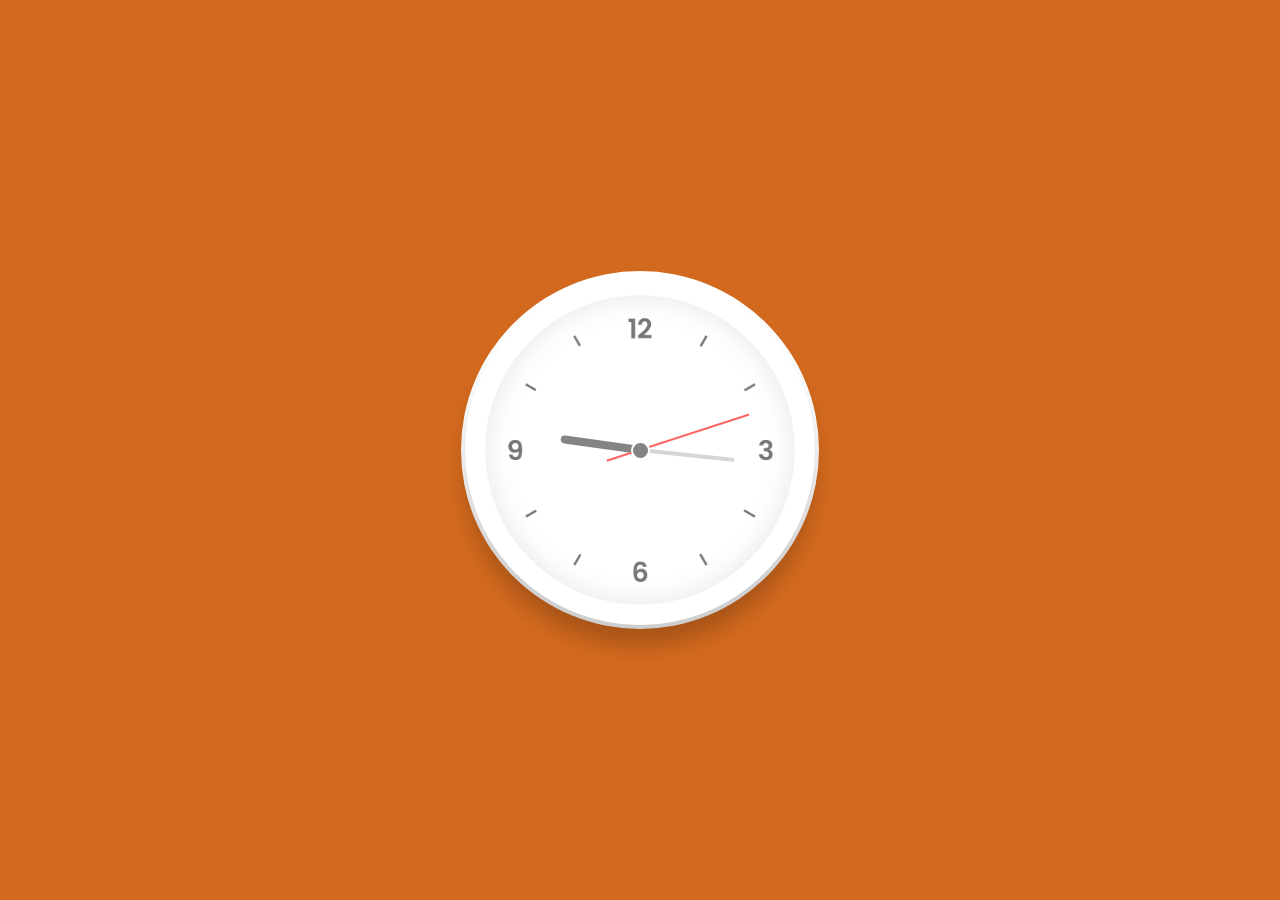
<file: index.html>
<!DOCTYPE html>
<html lang="en">
<head>
    <meta charset="UTF-8">
    <meta name="viewport" content="width=device-width, initial-scale=1.0">
    <title>CLOCK</title>
    <link rel="stylesheet" href="style.css">
</head>
<body>
    <div class="clock">
        <div class="hour">
            <div class="hr" id="hr">
            </div>
        </div>

        <div class="minute">
            <div class="mn" id="mn">
            </div>
        </div>

        <div class="second">
            <div class="sc" id="sc">
            </div>
        </div>
    </div>
    <script type="text/javascript">
        const deg = 6;
        const hr = document.querySelector('#hr');
        const mn = document.querySelector('#mn');
        const sc = document.querySelector('#sc');

        setInterval(()=>{
            let day = new Date();
            let hh = day.getHours() *30;
            let mm = day.getMinutes() * deg;
            let ss = day.getSeconds() * deg;
            hr.style.transform = `rotateZ(${hh+(mm/12)}deg)`;
            mn.style.transform = `rotateZ(${mm}deg)`;
            sc.style.transform = `rotateZ(${ss}deg)`;

        })
    </script>
</body>
</html>
</file>
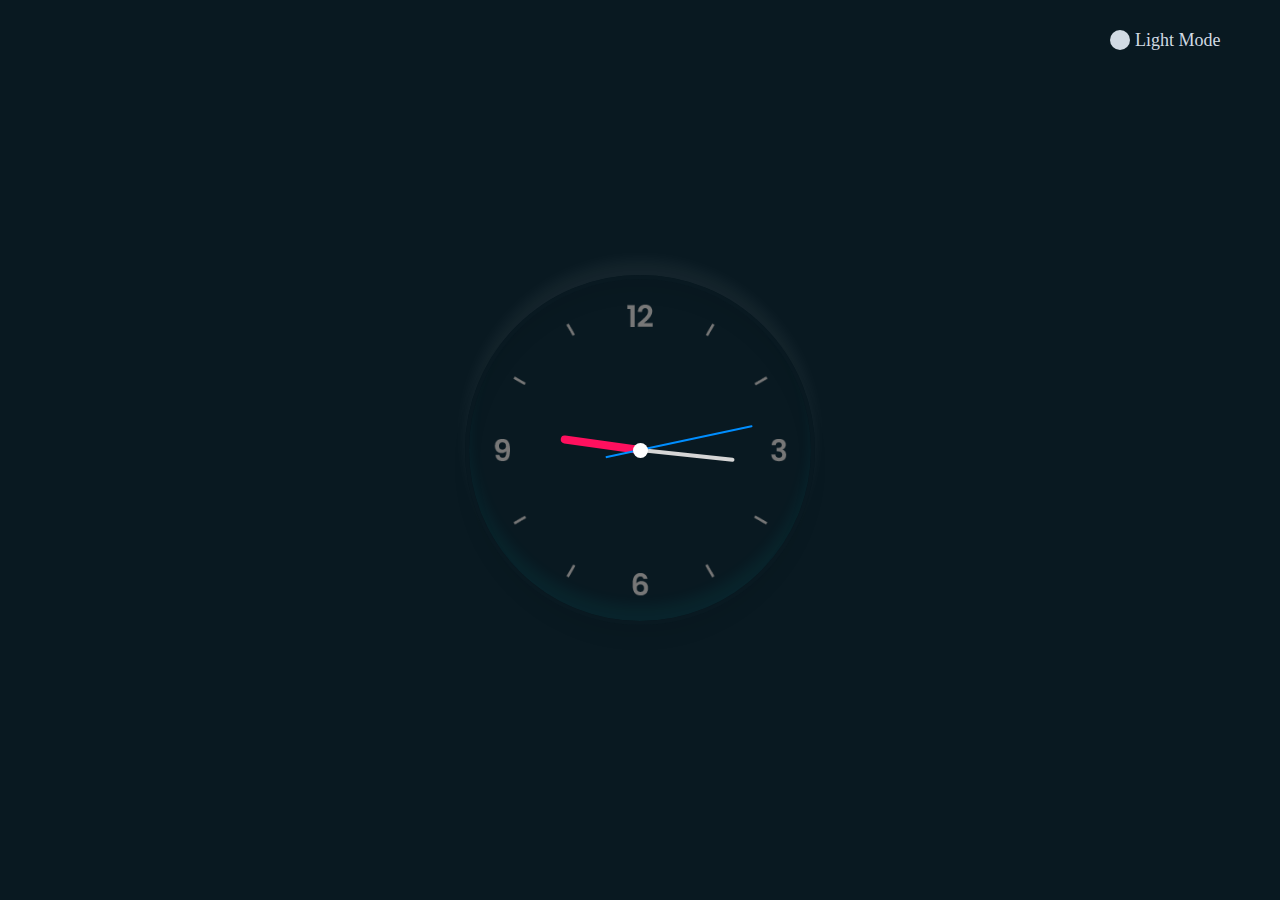
<file: clock dark and lightmode/index.html>
<!DOCTYPE html>
<html lang="en">
<head>
    <meta charset="UTF-8">
    <meta name="viewport" content="width=device-width, initial-scale=1.0">
    <title>CLOCK</title>
    <link rel="stylesheet" href="style.css">
</head>
<body>
    <div class="clock">
        <div class="hour">
            <div class="hr" id="hr">
            </div>
        </div>

        <div class="minute">
            <div class="mn" id="mn">
            </div>
        </div>

        <div class="second">
            <div class="sc" id="sc">
            </div>
        </div>
    </div>
    <div class="toggleClass" onclick="toggleClass()"></div>
    <script type="text/javascript">

        function toggleClass(){
            const body = document.querySelector('body');
        body.classList.toggle('light');

        }


        const deg = 6;
        const hr = document.querySelector('#hr');
        const mn = document.querySelector('#mn');
        const sc = document.querySelector('#sc');

        setInterval(()=>{
            let day = new Date();
            let hh = day.getHours() *30;
            let mm = day.getMinutes() * deg;
            let ss = day.getSeconds() * deg;
            hr.style.transform = `rotateZ(${hh+(mm/12)}deg)`;
            mn.style.transform = `rotateZ(${mm}deg)`;
            sc.style.transform = `rotateZ(${ss}deg)`;

        })
    </script>
</body>
</html>
</file>
<file: style.css>
* {
  margin: 0;
  padding: 0;
  box-sizing: border-box;
}

body {
  display: flex;
  justify-content: center;
  align-items: center;
  min-height: 100vh;
  background: chocolate;
}

.clock {
  width: 350px;
  height: 350px;
  display: flex;
  justify-content: center;
  align-items: center;
  background: #fff url(clock.png);
  background-size: cover;
  border-radius: 50%;
  border: 20px solid #fff;
  box-shadow: inset 0 0 30px rgba(0, 0, 0, 0.1), 0 20px 20px rgba(0, 0, 0, 0.2),
    0 0 0 4px rgba(255, 255, 255, 1);
}

.clock::before {
  content: "";
  position: absolute;
  width: 15px;
  height: 15px;
  background: #848484;
  border: 2px solid #fff;
  z-index: 100000;
  border-radius: 50%;
}

.hour,
.minute,
.second {
  position: absolute;
}

.hour,
.hr {
  width: 160px;
  height: 160px;
}

.minute,
.mn {
  width: 190px;
  height: 190px;
}

.second,
.sc {
  width: 230px;
  height: 230px;
}

.hr,
.mn,
.sc {
  display: flex;
  justify-content: center;
  position: absolute;
  border-radius: 50%;
}

.hr::before {
  content: "";
  position: absolute;
  width: 8px;
  height: 80px;
  background: #848484;
  z-index: 10;
  border-radius: 6px 6px 0 0;
}

.mn::before {
  content: "";
  position: absolute;
  width: 4px;
  height: 90px;
  background: #d6d6d6;
  z-index: 11;
  border-radius: 6px 6px 0 0;
}

.sc::before {
  content: "";
  position: absolute;
  width: 2px;
  height: 150px;
  background: #ff6767;
  z-index: 12;
  border-radius: 6px 6px 0 0;
}
</file>
<file: clock dark and lightmode/style.css>
* {
  margin: 0;
  padding: 0;
  box-sizing: border-box;
}

body {
  display: flex;
  justify-content: center;
  align-items: center;
  min-height: 100vh;
  background: #091921;
}

body.light {
  background: #d1dae3;
}

.clock {
  width: 350px;
  height: 350px;
  display: flex;
  justify-content: center;
  align-items: center;
  background: url(clock.png);
  background-size: cover;
  border-radius: 50%;
  border: 4px solid #091921;
  box-shadow: 0 -15px 15px rgba(255, 255, 255, 0.05),
    inset 0 -15px 15px rgba(2, 255, 255, 0.05), 0 15px 15px rgba(0, 0, 0, 0.05),
    inset 0 15px 15px rgba(0, 0, 0, 0.05);
}

body.light .clock {
  background: #d1dae3 url(clock.png);
  background-size: cover;
  border: 4px solid #cad3dc;
  box-shadow: -8px -8px 15px rgba(255, 255, 255, 0.5),
    10px 10px 10px rgba(0, 0, 0, 1),
    inset -8px -8px 15px rgba(255, 255, 255, 0.5),
    inset 10px 10px 10px rgba(0, 0, 0, 0.1);
}

.clock::before {
  content: "";
  position: absolute;
  width: 15px;
  height: 15px;
  background: #fff;
  z-index: 100000;
  border-radius: 50%;
}

body.light .clock::before {
  background: #008eff;
}

.hour,
.minute,
.second {
  position: absolute;
}

.hour,
.hr {
  width: 160px;
  height: 160px;
}

.minute,
.mn {
  width: 190px;
  height: 190px;
}

.second,
.sc {
  width: 230px;
  height: 230px;
}

.hr,
.mn,
.sc {
  display: flex;
  justify-content: center;
  position: absolute;
  border-radius: 50%;
}

.hr::before {
  content: "";
  position: absolute;
  width: 8px;
  height: 80px;
  background: #ff105e;
  z-index: 10;
  border-radius: 6px 6px 0 0;
}

.mn::before {
  content: "";
  position: absolute;
  width: 4px;
  height: 90px;
  background: #d6d6d6;
  z-index: 11;
  border-radius: 6px 6px 0 0;
}
body.light .mn::before {
  background: #091921;
}

.sc::before {
  content: "";
  position: absolute;
  width: 2px;
  height: 150px;
  background: #008eff;
  z-index: 12;
  border-radius: 6px 6px 0 0;
}

.toggleClass {
  position: absolute;
  top: 30px;
  right: 150px;
  width: 20px;
  height: 20px;
  font-size: 18px;
  border-radius: 50%;
  background: #d1dae3;
  color: #d1dae3;
  font-family: consolas;
  cursor: pointer;
  display: flex;
  align-items: center;
}

.toggleClass::before {
  position: absolute;
  left: 25px;
  content: "Light Mode";
  white-space: nowrap;
}

body.light .toggleClass {
  background: #091921;
  color: #091921;
}

body.light .toggleClass::before {
  content: "Dark Mode";
}
</file>
